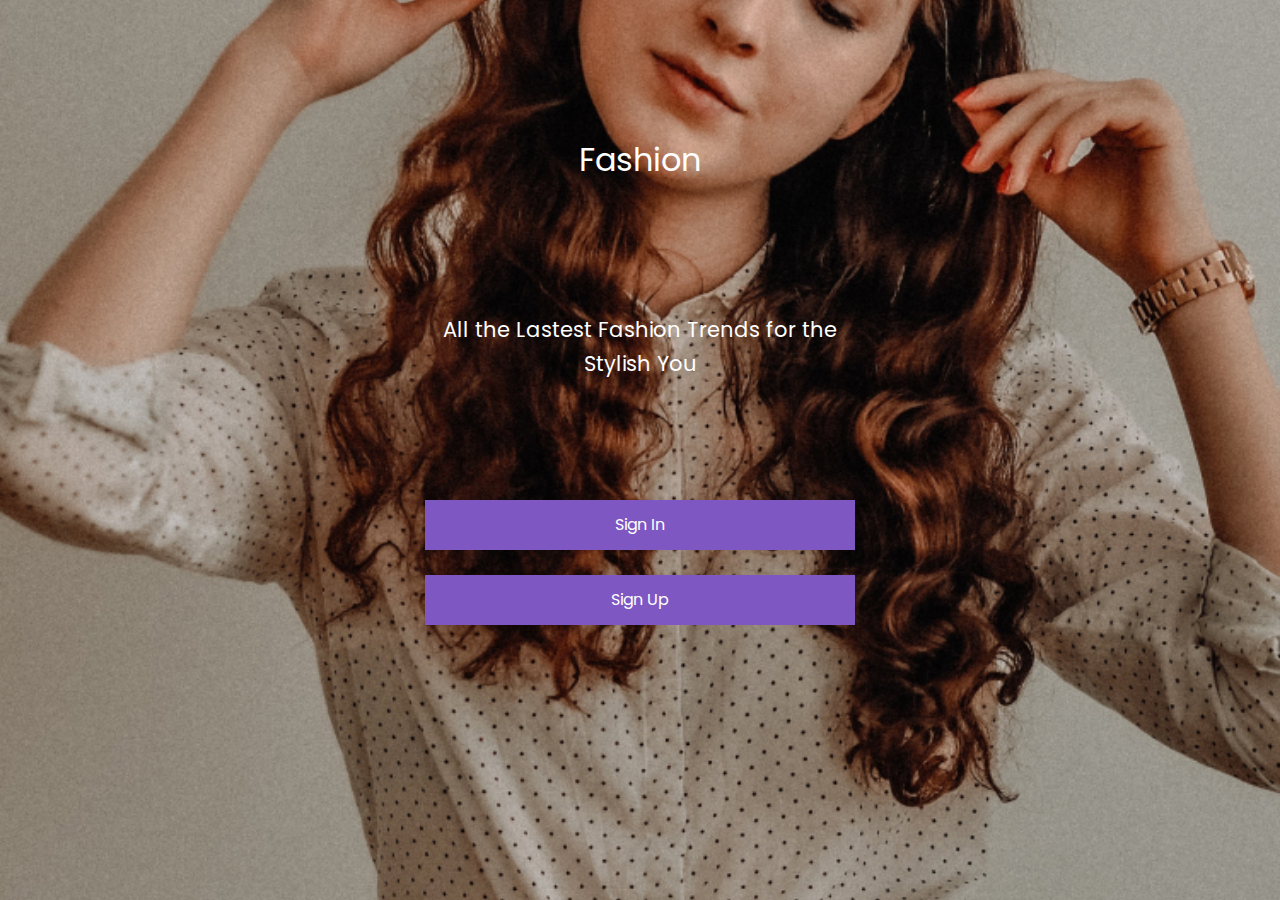
<file: index.html>
<!DOCTYPE html>
<html lang="ko">
<head>
    <meta charset="UTF-8">
    <meta name="viewport" content="width=device-width, initial-scale=1.0">
    <title>Welcome - Fashion App</title>
    <link rel="stylesheet" href="css/all.min.css">
    <link rel="stylesheet" href="https://cdn.jsdelivr.net/npm/swiper@11/swiper-bundle.min.css"/>
    <link rel="stylesheet" href="css/default.css">
    <script src="https://code.jquery.com/jquery-3.7.1.min.js" integrity="sha256-/JqT3SQfawRcv/BIHPThkBvs0OEvtFFmqPF/lYI/Cxo=" crossorigin="anonymous"></script>
    <script src="https://cdn.jsdelivr.net/npm/swiper@11/swiper-bundle.min.js"></script>
    <script src="js/main.js"></script>
</head>
<body class="welcome">
    <div class="container">
        <h1 class="main-tt text-center">Fashion</h1>
        <p>
            All the Lastest Fashion Trends for the Stylish You
        </p>
        <p class="sign_links">
            <a href="sign_in.html" class="btn">Sign In</a>
            <a href="sign_up.html" class="btn">Sign Up</a>
        </p>
    </div>
</body>
</html>
</file>
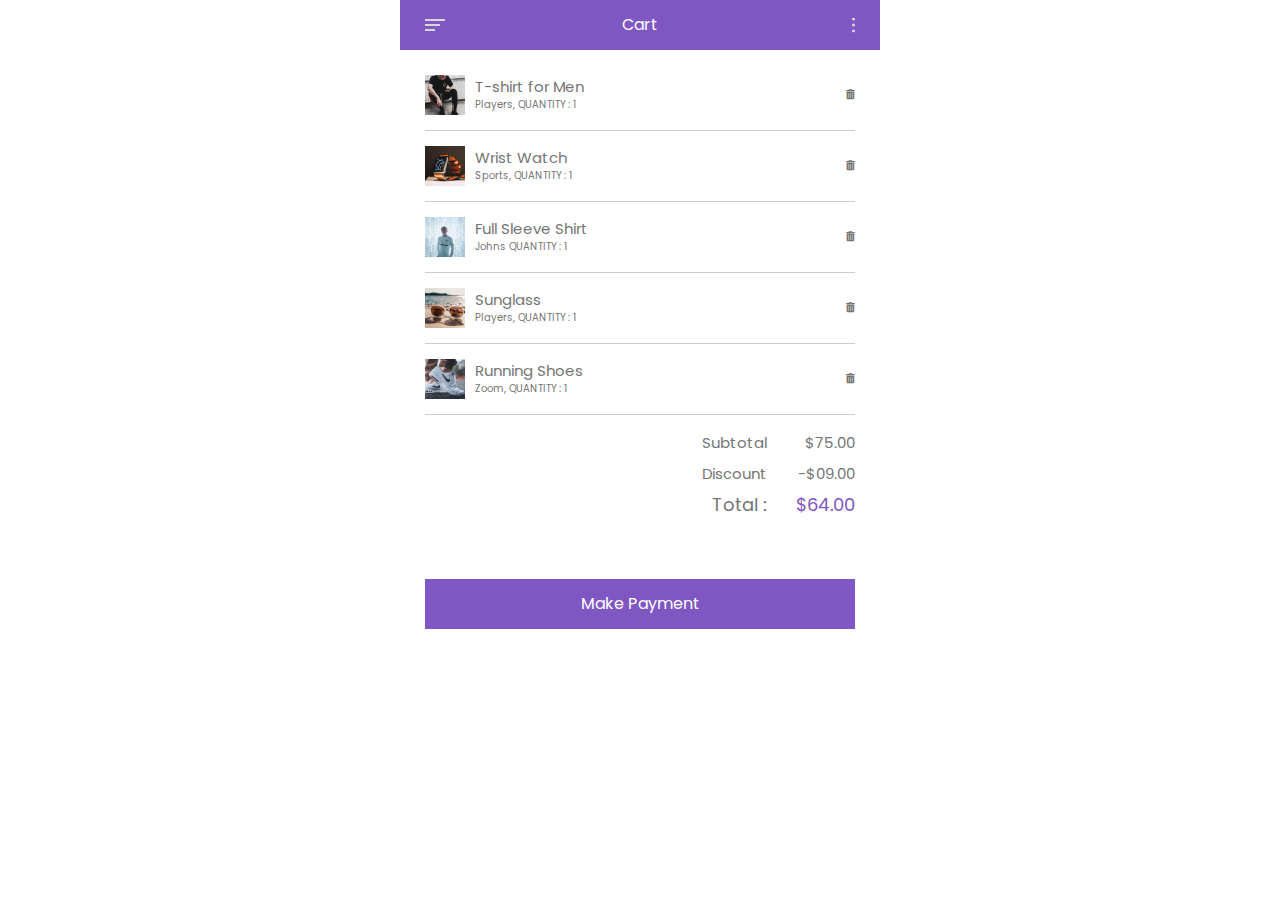
<file: cart.html>
<!DOCTYPE html>
<html lang="ko">
<head>
    <meta charset="UTF-8">
    <meta name="viewport" content="width=device-width, initial-scale=1.0">
    <title>Cart - Fashion App</title>
    <link rel="stylesheet" href="css/all.min.css">
    <link rel="stylesheet" href="https://cdn.jsdelivr.net/npm/swiper@11/swiper-bundle.min.css"/>
    <link rel="stylesheet" href="css/default.css">
    <script src="https://code.jquery.com/jquery-3.7.1.min.js" integrity="sha256-/JqT3SQfawRcv/BIHPThkBvs0OEvtFFmqPF/lYI/Cxo=" crossorigin="anonymous"></script>
    <script src="https://cdn.jsdelivr.net/npm/swiper@11/swiper-bundle.min.js"></script>
    <script src="js/main.js"></script>
</head>
<body>
    <header>
        <img src="images/menu_Icon_left.svg" alt="menu_icon" class="menu_icon_left">
        <h1>Cart</h1>
        <img src="images/menu_Icon_right.svg" alt="menu_icon_right" class="menu_icon_right">
    </header>
    <main>
        <ul class="cart_list">
            <li>
                <img src="images/cart_thumb_01.jpg" alt="T-shirt for Men">
                <div class="cart_list_info">
                    <h3>T-shirt for Men</h3>
                    <p>Players, QUANTITY : 1</p>
                </div>
                <span class="del_icon">
                    <i class="fa-solid fa-trash-can"></i>
                </span>
            </li>
            <li>
                <img src="images/cart_thumb_02.jpg" alt="Wrist Watch">
                <div class="cart_list_info">
                    <h3>Wrist Watch</h3>
                    <p>Sports, QUANTITY : 1</p>
                </div>
                <span class="del_icon">
                    <i class="fa-solid fa-trash-can"></i>
                </span>
            </li>
            <li>
                <img src="images/cart_thumb_03.jpg" alt="Full Sleeve Shirt">
                <div class="cart_list_info">
                    <h3>Full Sleeve Shirt</h3>
                    <p>Johns QUANTITY : 1</p>
                </div>
                <span class="del_icon">
                    <i class="fa-solid fa-trash-can"></i>
                </span>
            </li>
            <li>
                <img src="images/cart_thumb_04.jpg" alt="Sunglass">
                <div class="cart_list_info">
                    <h3>Sunglass</h3>
                    <p>Players, QUANTITY : 1</p>
                </div>
                <span class="del_icon">
                    <i class="fa-solid fa-trash-can"></i>
                </span>
            </li>
            <li>
                <img src="images/cart_thumb_05.jpg" alt="Running Shoes">
                <div class="cart_list_info">
                    <h3>Running Shoes</h3>
                    <p>Zoom, QUANTITY : 1</p>
                </div>
                <span class="del_icon">
                    <i class="fa-solid fa-trash-can"></i>
                </span>
            </li>
        </ul>
        <ul class="cart_price">
            <li>
                <h5>Subtotal</h5>
                <p>$75.00</p>
            </li>
            <li>
                <h5>Discount</h5>
                <p>-$09.00</p>
            </li>
            <li>
                <h5>Total : </h5>
                <p>$64.00</p>
            </li>
        </ul>
        <p class="payment">
            <a href="payment.html" class="btn">Make Payment</a>
        </p>
    </main>
    <aside>
        <div class="user_profile">
            <img src="images/navigation_user_pic.jpg" alt="Eleanor Olson">
            <h2>Eleanor Olson</h2>
        </div>
        <ul class="aside_menu">
            <li><a href="error.html">Proflie</a></li>
            <li><a href="shop.html">Shop</a></li>
            <li><a href="categories.html">Categories</a></li>
            <li><a href="cart.html">Cart</a></li>
            <li><a href="payment.html">Wallet</a></li>
            <li><a href="error.html">Setiings</a></li>
            <li><a href="index.html">Sign Out</a></li>
        </ul>
        <div class="close">
            <i class="fas fa-times-circle"></i>
        </div>
    </aside>
</body>
</html>
</file>
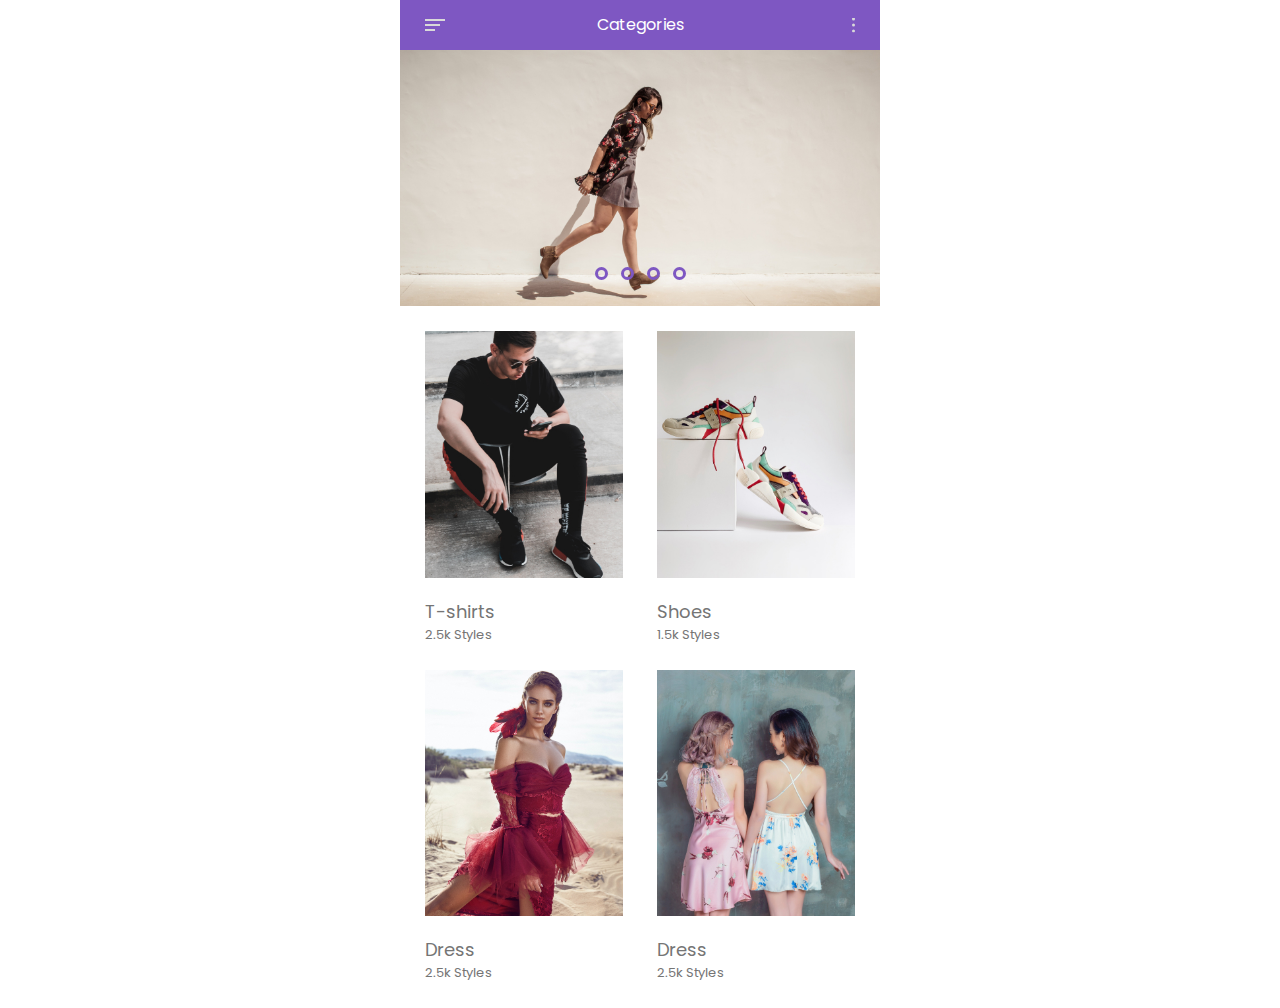
<file: categories.html>
<!DOCTYPE html>
<html lang="ko">
<head>
    <meta charset="UTF-8">
    <meta name="viewport" content="width=device-width, initial-scale=1.0">
    <title>category - Fashion App</title>
    <link rel="stylesheet" href="css/all.min.css">
    <link rel="stylesheet" href="https://cdn.jsdelivr.net/npm/swiper@11/swiper-bundle.min.css"/>
    <link rel="stylesheet" href="css/default.css">
    <script src="https://code.jquery.com/jquery-3.7.1.min.js" integrity="sha256-/JqT3SQfawRcv/BIHPThkBvs0OEvtFFmqPF/lYI/Cxo=" crossorigin="anonymous"></script>
    <script src="https://cdn.jsdelivr.net/npm/swiper@11/swiper-bundle.min.js"></script>
    <script src="js/main.js"></script>
</head>
<body>
    <header>
        <img src="images/menu_Icon_left.svg" alt="menu_icon" class="menu_icon_left">
        <h1>Categories</h1>
        <img src="images/menu_Icon_right.svg" alt="menu_icon_right" class="menu_icon_right">
    </header>
    <div class="category_slider_wrap swiper-container">
        <div class="category_slide swiper-wrapper">
            <img src="images/category_slide_01.jpg" alt="slide 01" class="swiper-slide">
            <img src="images/category_slide_02.jpg" alt="slide 02" class="swiper-slide">
            <img src="images/category_slide_03.jpg" alt="slide 03" class="swiper-slide">
            <img src="images/category_slide_04.jpg" alt="slide 04" class="swiper-slide">
        </div>
        <p class="pager">
            <span>1</span>
            <span class="active">2</span>
            <span>3</span>
            <span>4</span>
        </p>
    </div>
    <ul class="category_list container">
        <li>
            <a href="/detail.html">
                <img src="images/category_product_01.jpg" alt="T-shirts">
                <h3>T-shirts</h3>
                <h4>2.5k Styles</h4>
            </a>
        </li>
        <li>
            <img src="images/category_product_02.jpg" alt="Shoes">
            <h3>Shoes</h3>
            <h4>1.5k Styles</h4>
        </li>
        <li>
            <img src="images/category_product_03.jpg" alt="Dress">
            <h3>Dress</h3>
            <h4>2.5k Styles</h4>
        </li>
        <li>
            <img src="images/category_product_04.jpg" alt="Dress">
            <h3>Dress</h3>
            <h4>2.5k Styles</h4>
        </li>
    </ul>
    <aside>
        <div class="user_profile">
            <img src="images/navigation_user_pic.jpg" alt="Eleanor Olson">
            <h2>Eleanor Olson</h2>
        </div>
        <ul class="aside_menu">
            <li><a href="error.html">Proflie</a></li>
            <li><a href="shop.html">Shop</a></li>
            <li><a href="categories.html">Categories</a></li>
            <li><a href="cart.html">Cart</a></li>
            <li><a href="payment.html">Wallet</a></li>
            <li><a href="error.html">Setiings</a></li>
            <li><a href="index.html">Sign Out</a></li>
        </ul>
        <div class="close">
            <i class="fas fa-times-circle"></i>
        </div>
    </aside>
</body>
</html>
</file>
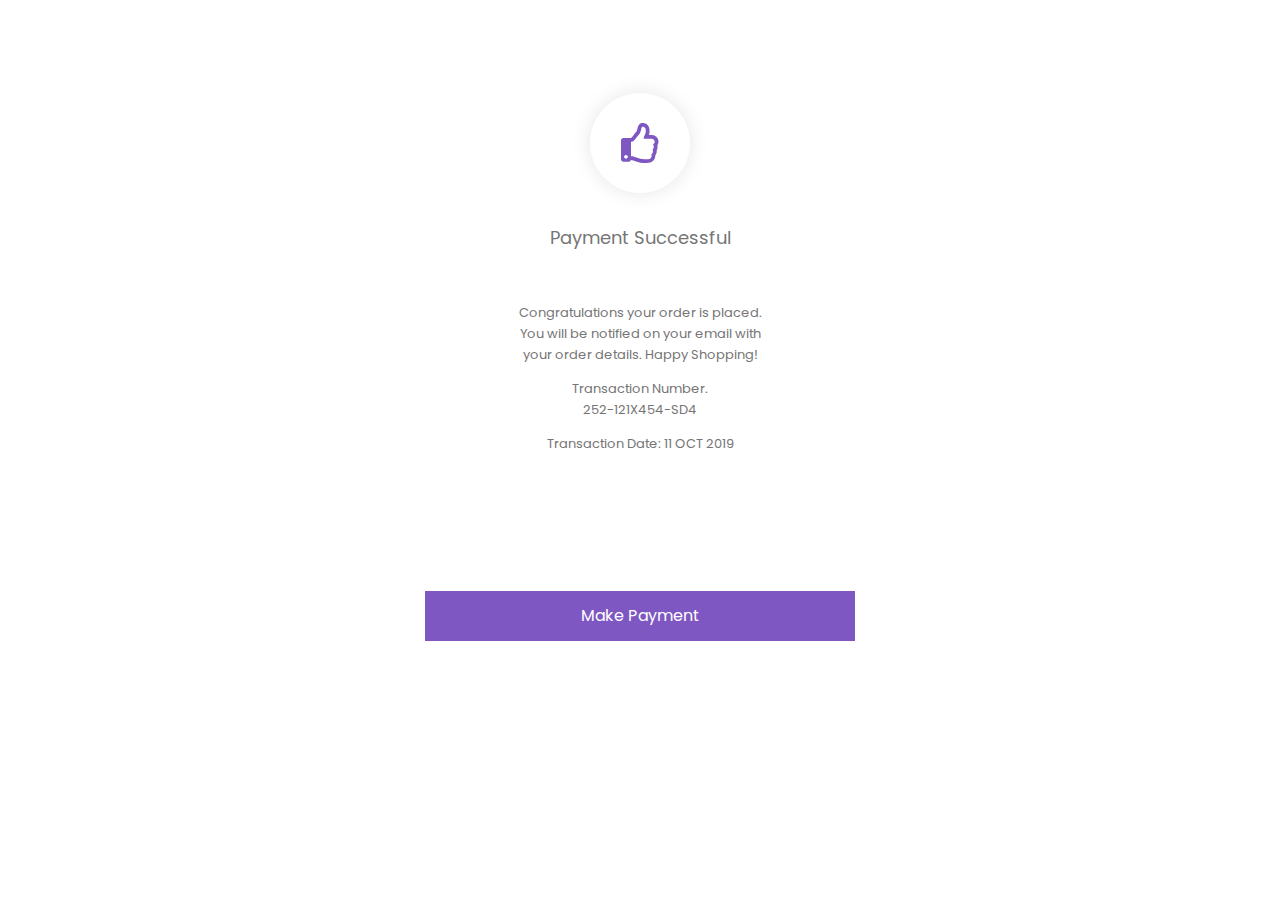
<file: complete.html>
<!DOCTYPE html>
<html lang="ko">
<head>
    <meta charset="UTF-8">
    <meta name="viewport" content="width=device-width, initial-scale=1.0">
    <title>Cart - Fashion App</title>
    <link rel="stylesheet" href="css/all.min.css">
    <link rel="stylesheet" href="https://cdn.jsdelivr.net/npm/swiper@11/swiper-bundle.min.css"/>
    <link rel="stylesheet" href="css/default.css">
    <script src="https://code.jquery.com/jquery-3.7.1.min.js" integrity="sha256-/JqT3SQfawRcv/BIHPThkBvs0OEvtFFmqPF/lYI/Cxo=" crossorigin="anonymous"></script>
    <script src="https://cdn.jsdelivr.net/npm/swiper@11/swiper-bundle.min.js"></script>
    <script src="js/main.js"></script>
</head>
<body>
    <main>
        <div class="complete_wrap">
            <div class="complete_sec_wrap">
                <div class="thumb_circle">
                    <img src="./images/thumb_up.svg" alt="thumb_up">
                </div>
                <div class="complete_title">
                    <h2>
                        Payment Successful
                    </h2>
                </div>
                <div class="complete_text">
                    <p>
                        Congratulations your order is placed.<br>
                        You will be notified on your email with<br>
                        your order details. Happy Shopping!
                    </p>
                    <p>
                        Transaction Number.<br>
                        252-121X454-SD4
                    </p>
                    <p>
                        Transaction Date: 11 OCT 2019
                    </p>
                </div>
            </div>
        </div>
        <p class="payment">
            <a href="shop.html" class="btn">Make Payment</a>
        </p>
    </main>
</body>
</html>
</file>
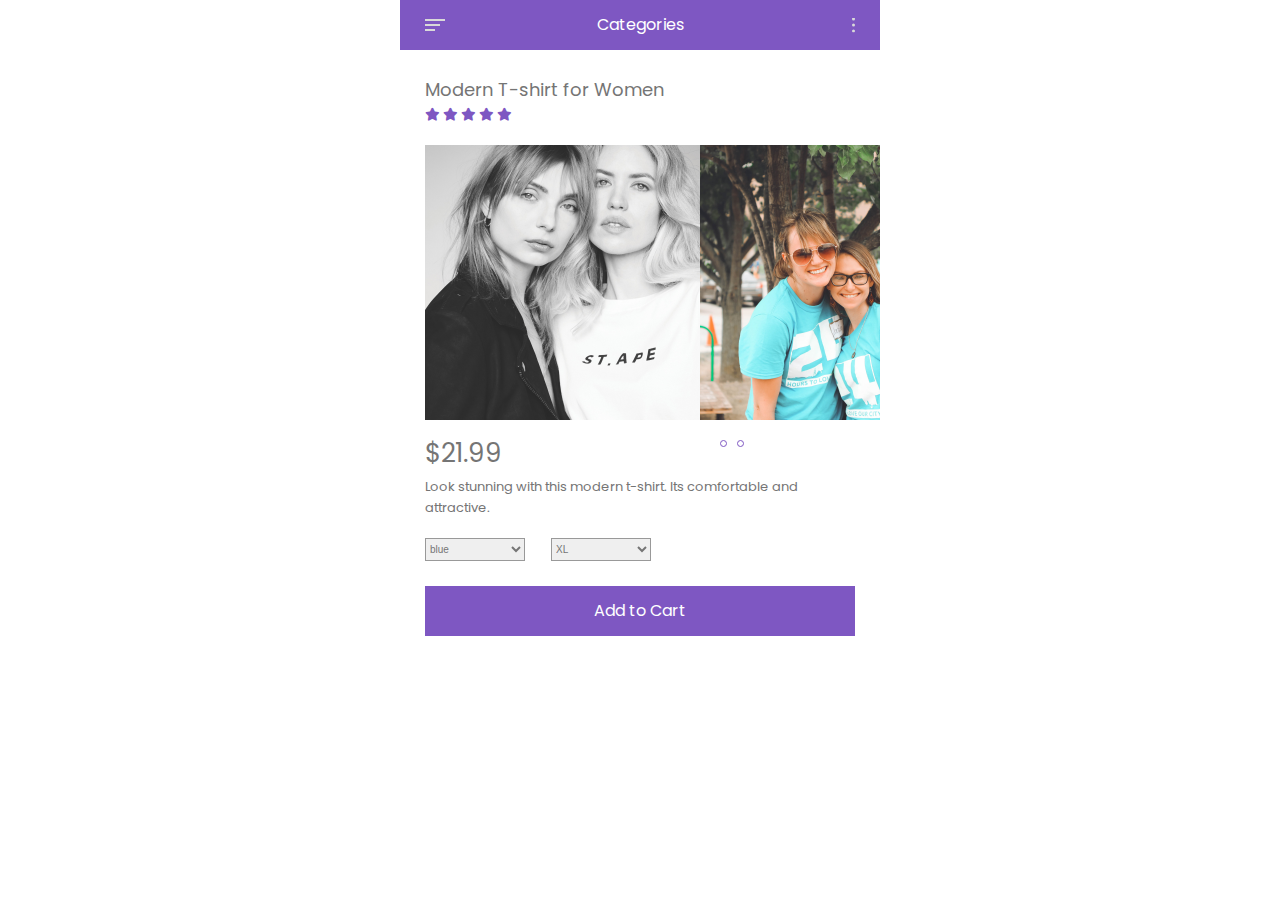
<file: detail.html>
<!DOCTYPE html>
<html lang="ko">
<head>
    <meta charset="UTF-8">
    <meta name="viewport" content="width=device-width, initial-scale=1.0">
    <title>Detail - Fashion App</title>
    <link rel="stylesheet" href="css/all.min.css">
    <link rel="stylesheet" href="https://cdn.jsdelivr.net/npm/swiper@11/swiper-bundle.min.css"/>
    <link rel="stylesheet" href="css/default.css">
    <script src="https://code.jquery.com/jquery-3.7.1.min.js" integrity="sha256-/JqT3SQfawRcv/BIHPThkBvs0OEvtFFmqPF/lYI/Cxo=" crossorigin="anonymous"></script>
    <script src="https://cdn.jsdelivr.net/npm/swiper@11/swiper-bundle.min.js"></script>
    <script src="js/main.js"></script>
</head>
<body>
    <header>
        <img src="images/menu_Icon_left.svg" alt="menu_icon" class="menu_icon_left">
        <h1>Categories</h1>
        <img src="images/menu_Icon_right.svg" alt="menu_icon_right" class="menu_icon_right">
    </header>
    <main>
        <h2>Modern T-shirt for Women</h2>
        <div class="rate">
            <i class="fas fa-star"></i>
            <i class="fas fa-star"></i>
            <i class="fas fa-star"></i>
            <i class="fas fa-star"></i>
            <i class="fas fa-star"></i>
        </div>
        <div class="details_pic_slides_wrapper">
            <div class="details_pic_slides swiper-container">
                <div class="slide swiper-wrapper">
                    <img src="images/product_detail_01.jpg" alt="details image" class="swiper-slide">
                    <img src="images/product_detail_02.jpg" alt="details image" class="swiper-slide">
                </div>
            </div>
            <p class="pager">
                <span>1</span>
                <span class="active">2</span>
            </p>
        </div>
        <div class="details_info">
            <h3>$21.99</h3>
            <p>
                Look stunning with this modern t-shirt. Its comfortable and attractive.
            </p>
            <form action="" method="post">
                <label for="color">Color</label>
                <select name="color" id="color">
                    <option value="blue">blue</option>
                    <option value="red">red</option>
                    <option value="sliver">silver</option>
                </select>
                <label for="size">Size</label>
                <select name="size" id="size">
                    <option value="XL">XL</option>
                    <option value="L">L</option>
                    <option value="M">M</option>
                    <option value="S">S</option>
                    <option value="XS">XS</option>
                </select>
                <!-- <input type="submit" value="Add to Cart" class="btn"> -->
                <a href="/cart.html" class="btn">Add to Cart</a>
            </form>
        </div>
    </main>
    <aside>
        <div class="user_profile">
            <img src="images/navigation_user_pic.jpg" alt="Eleanor Olson">
            <h2>Eleanor Olson</h2>
        </div>
        <ul class="aside_menu">
            <li><a href="error.html">Proflie</a></li>
            <li><a href="shop.html">Shop</a></li>
            <li><a href="categories.html">Categories</a></li>
            <li><a href="cart.html">Cart</a></li>
            <li><a href="payment.html">Wallet</a></li>
            <li><a href="error.html">Setiings</a></li>
            <li><a href="index.html">Sign Out</a></li>
        </ul>
        <div class="close">
            <i class="fas fa-times-circle"></i>
        </div>
    </aside>
</body>
</html>
</file>
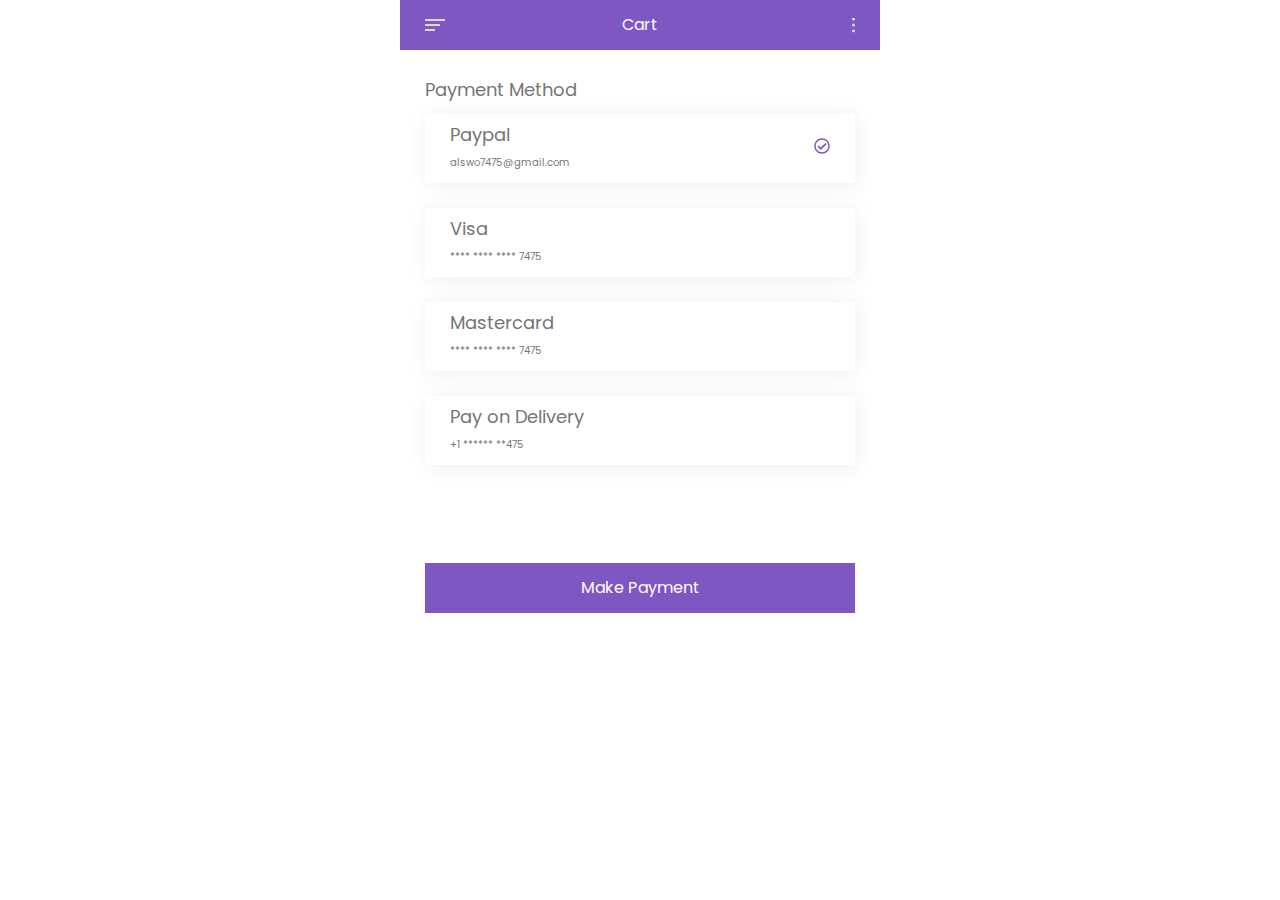
<file: payment.html>
<!DOCTYPE html>
<html lang="ko">
<head>
    <meta charset="UTF-8">
    <meta name="viewport" content="width=device-width, initial-scale=1.0">
    <title>Cart - Fashion App</title>
    <link rel="stylesheet" href="css/all.min.css">
    <link rel="stylesheet" href="https://cdn.jsdelivr.net/npm/swiper@11/swiper-bundle.min.css"/>
    <link rel="stylesheet" href="css/default.css">
    <script src="https://code.jquery.com/jquery-3.7.1.min.js" integrity="sha256-/JqT3SQfawRcv/BIHPThkBvs0OEvtFFmqPF/lYI/Cxo=" crossorigin="anonymous"></script>
    <script src="https://cdn.jsdelivr.net/npm/swiper@11/swiper-bundle.min.js"></script>
    <script src="js/main.js"></script>
</head>
<body>
    <header>
        <img src="images/menu_Icon_left.svg" alt="menu_icon" class="menu_icon_left">
        <h1>Cart</h1>
        <img src="images/menu_Icon_right.svg" alt="menu_icon_right" class="menu_icon_right">
    </header>
    <main>
        <h2 class="pay_method_title">Payment Method</h2>
        <div class="pay_method_wrap">
            <div class="pay_method selected">
                <div class="pay_method_h3">
                    <h3>Paypal</h3>
                    <div class="pay_method_desc">
                        <span class="pay_method_text">
                            alswo7475@gmail.com
                        </span>
                    </div>
                </div>
                <span class="check_circle">
                    <img src="./images/check_circle.svg" alt="check">
                </span>
            </div>
            <div class="pay_method">
                <div class="pay_method_h3">
                    <h3>Visa</h3>
                    <div class="pay_method_desc">
                        <span class="pay_method_text">
                            **** **** **** 7475
                        </span>
                    </div>
                </div>
                <span class="check_circle">
                    <img src="./images/check_circle.svg" alt="check">
                </span>
            </div>
            <div class="pay_method">
                <div class="pay_method_h3">
                    <h3>Mastercard</h3>
                    <div class="pay_method_desc">
                        <span class="pay_method_text">
                            **** **** **** 7475
                        </span>
                    </div>
                </div>
                <span class="check_circle">
                    <img src="./images/check_circle.svg" alt="check">
                </span>
            </div>
            <div class="pay_method">
                <div class="pay_method_h3">
                    <h3>Pay on Delivery</h3>
                    <div class="pay_method_desc">
                        <span class="pay_method_text">
                            +1 ****** **475
                        </span>
                    </div>
                </div>
                <span class="check_circle">
                    <img src="./images/check_circle.svg" alt="check">
                </span>
            </div>
        </div>
        <p class="payment">
            <a href="/complete.html" class="btn">Make Payment</a>
        </p>
    </main>
    <aside>
        <div class="user_profile">
            <img src="images/navigation_user_pic.jpg" alt="Eleanor Olson">
            <h2>Eleanor Olson</h2>
        </div>
        <ul class="aside_menu">
            <li><a href="error.html">Proflie</a></li>
            <li><a href="shop.html">Shop</a></li>
            <li><a href="categories.html">Categories</a></li>
            <li><a href="cart.html">Cart</a></li>
            <li><a href="payment.html">Wallet</a></li>
            <li><a href="error.html">Setiings</a></li>
            <li><a href="index.html">Sign Out</a></li>
        </ul>
        <div class="close">
            <i class="fas fa-times-circle"></i>
        </div>
    </aside>
</body>
</html>
</file>
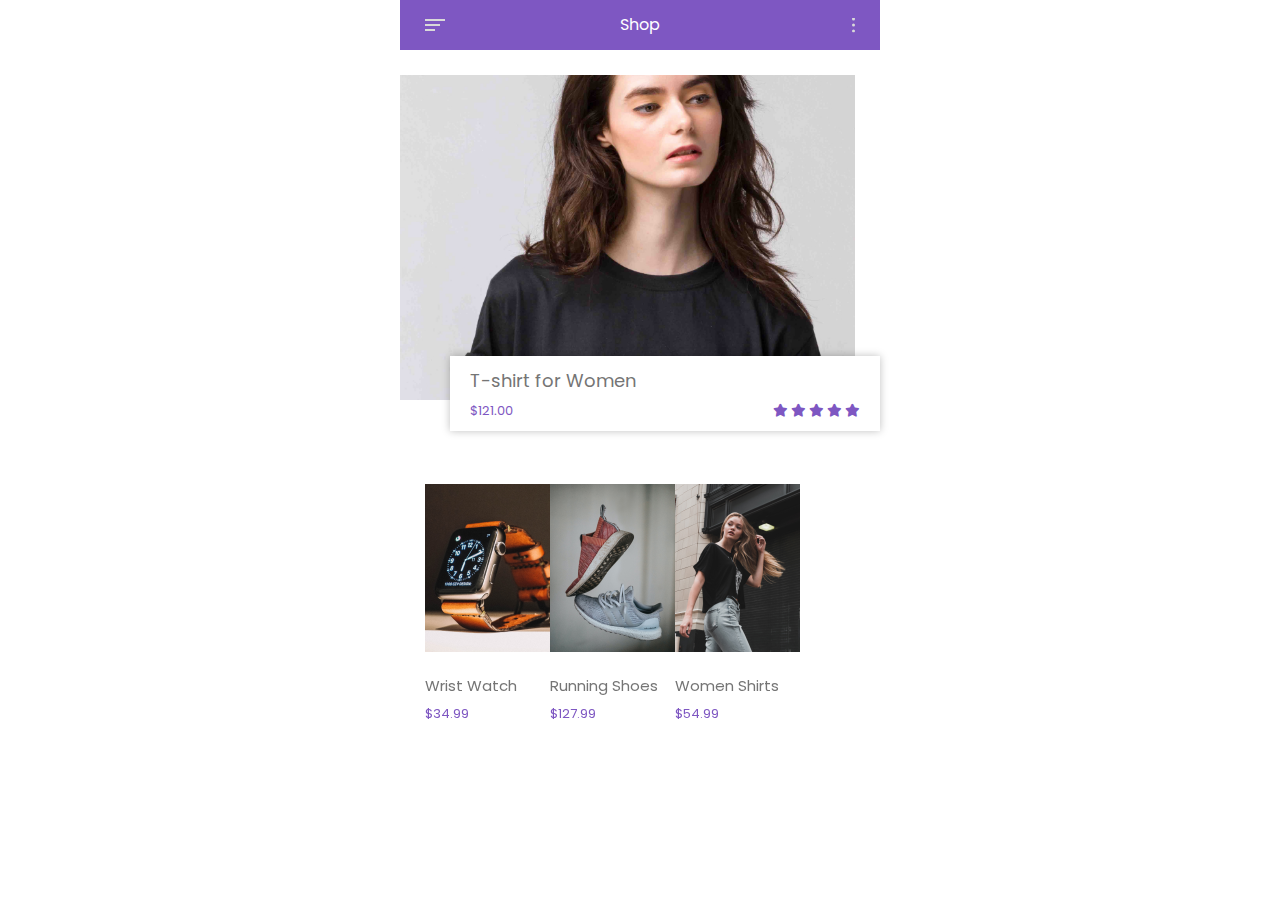
<file: shop.html>
<!DOCTYPE html>
<html lang="ko">
<head>
    <meta charset="UTF-8">
    <meta name="viewport" content="width=device-width, initial-scale=1.0">
    <title>shop - Fashion App</title>
    <link rel="stylesheet" href="css/all.min.css">
    <link rel="stylesheet" href="https://cdn.jsdelivr.net/npm/swiper@11/swiper-bundle.min.css"/>
    <link rel="stylesheet" href="css/default.css">
    <script src="https://code.jquery.com/jquery-3.7.1.min.js" integrity="sha256-/JqT3SQfawRcv/BIHPThkBvs0OEvtFFmqPF/lYI/Cxo=" crossorigin="anonymous"></script>
    <script src="https://cdn.jsdelivr.net/npm/swiper@11/swiper-bundle.min.js"></script>
    <script src="js/main.js"></script>
</head>
<body>
    <header>
        <img src="images/menu_Icon_left.svg" alt="menu_icon" class="menu_icon_left">
        <h1>Shop</h1>
        <img src="images/menu_Icon_right.svg" alt="menu_icon_right" class="menu_icon_right">
    </header>
    <div class="top_product">
        <img src="images/top_product_img.jpg" alt="top product" class="top_product_img">
        <div class="info">
            <h2>T-shirt for Women</h2>
            <div class="desc">
                <span class="price">$121.00</span>
                <div class="rate">
                    <i class="fas fa-star"></i>
                    <i class="fas fa-star"></i>
                    <i class="fas fa-star"></i>
                    <i class="fas fa-star"></i>
                    <i class="fas fa-star"></i>
                </div>
            </div>
        </div>
    </div>
    <div class="shop_products swiper-container">
        <ul class="product_list swiper-wrapper">
            <li class="swiper-slide">
                <img src="images/shop_list_01_watch.jpg" alt="Wrist Watch">
                <h3>Wrist Watch</h3>
                <h4>$34.99</h4>
            </li>
            <li class="swiper-slide">
                <img src="images/shop_list_02_shoes.jpg" alt="Running Shoes">
                <h3>Running Shoes</h3>
                <h4>$127.99</h4>
            </li>
            <li class="swiper-slide">
                <img src="images/shop_list_03_shirts.jpg" alt="Wrmen Shirts">
                <h3>Women Shirts</h3>
                <h4>$54.99</h4>
            </li>
        </ul>
    </div>
    <aside>
        <div class="user_profile">
            <img src="images/navigation_user_pic.jpg" alt="Eleanor Olson">
            <h2>Eleanor Olson</h2>
        </div>
        <ul class="aside_menu">
            <li><a href="error.html">Proflie</a></li>
            <li><a href="shop.html">Shop</a></li>
            <li><a href="categories.html">Categories</a></li>
            <li><a href="cart.html">Cart</a></li>
            <li><a href="payment.html">Wallet</a></li>
            <li><a href="error.html">Setiings</a></li>
            <li><a href="index.html">Sign Out</a></li>
        </ul>
        <div class="close">
            <i class="fas fa-times-circle"></i>
        </div>
    </aside>
</body>
</html>
</file>
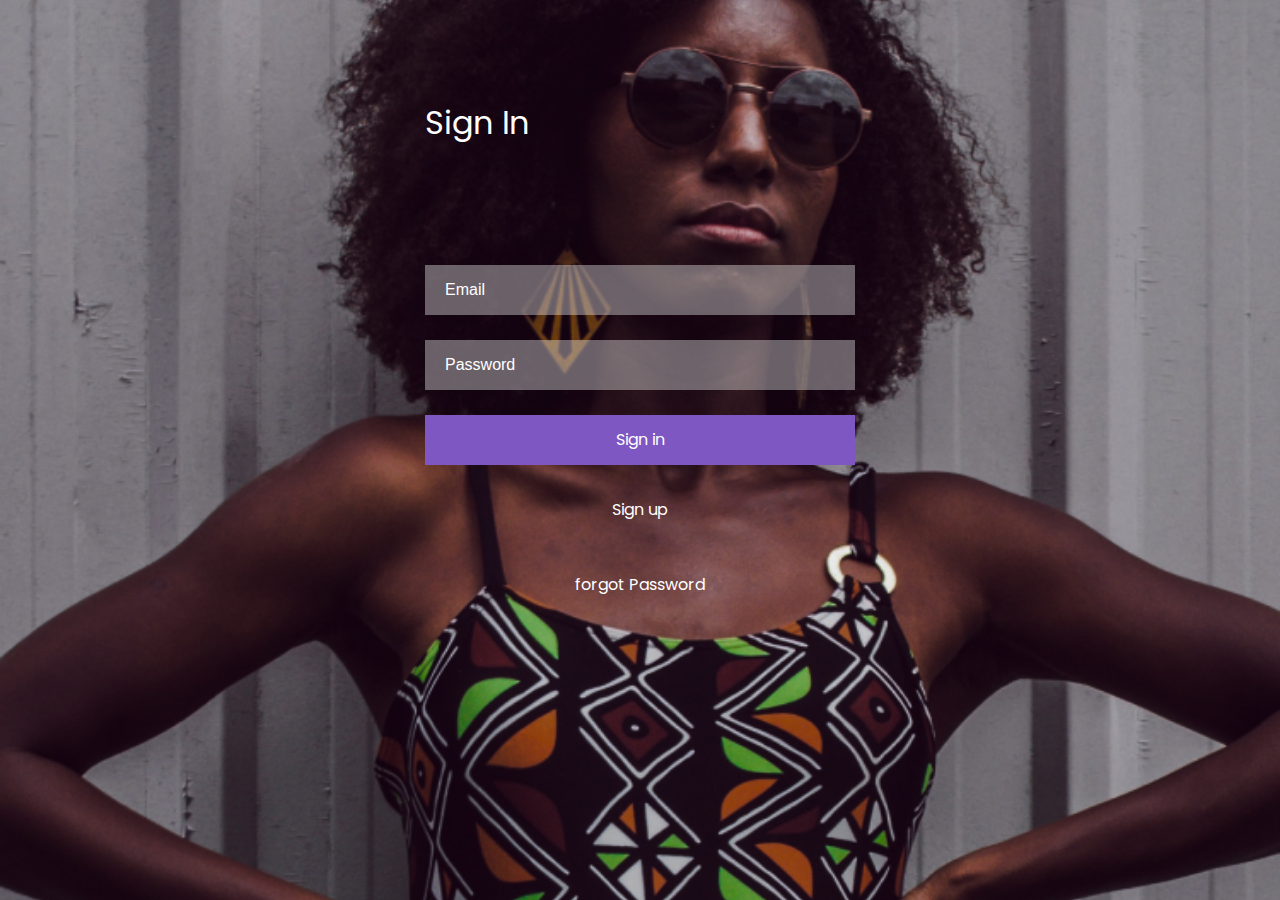
<file: sign_in.html>
<!DOCTYPE html>
<html lang="ko">
<head>
    <meta charset="UTF-8">
    <meta name="viewport" content="width=device-width, initial-scale=1.0">
    <title>Sign in - Fashion App</title>
    <link rel="stylesheet" href="css/all.min.css">
    <link rel="stylesheet" href="https://cdn.jsdelivr.net/npm/swiper@11/swiper-bundle.min.css"/>
    <link rel="stylesheet" href="css/default.css">
    <script src="https://code.jquery.com/jquery-3.7.1.min.js" integrity="sha256-/JqT3SQfawRcv/BIHPThkBvs0OEvtFFmqPF/lYI/Cxo=" crossorigin="anonymous"></script>
    <script src="https://cdn.jsdelivr.net/npm/swiper@11/swiper-bundle.min.js"></script>
    <script src="js/main.js"></script>
</head>
<body class="sign_in">
    <div class="container">
        <h1 class="main-tt text-left">Sign In</h1>
        <form action="#" method="post">
            <p>
                <label for="user_email">Email</label>
                <input type="text" id="user_email" placeholder="Email">
            </p>
            <p>
                <label for="user_pw">Password</label>
                <input type="password" id="user_pw" placeholder="Password">
            </p>
            <p>
                <!-- <input type="submit" value="Sign in" class="btn"> -->
                <a href="shop.html" class="btn">Sign in</a>
            </p>
        </form>
        <p class="signin_links">
            <a href="sign_in.html">Sign up</a>
            <a href="reset_pw.html">forgot Password</a>
        </p>
    </div>
</body>
</html>
</file>
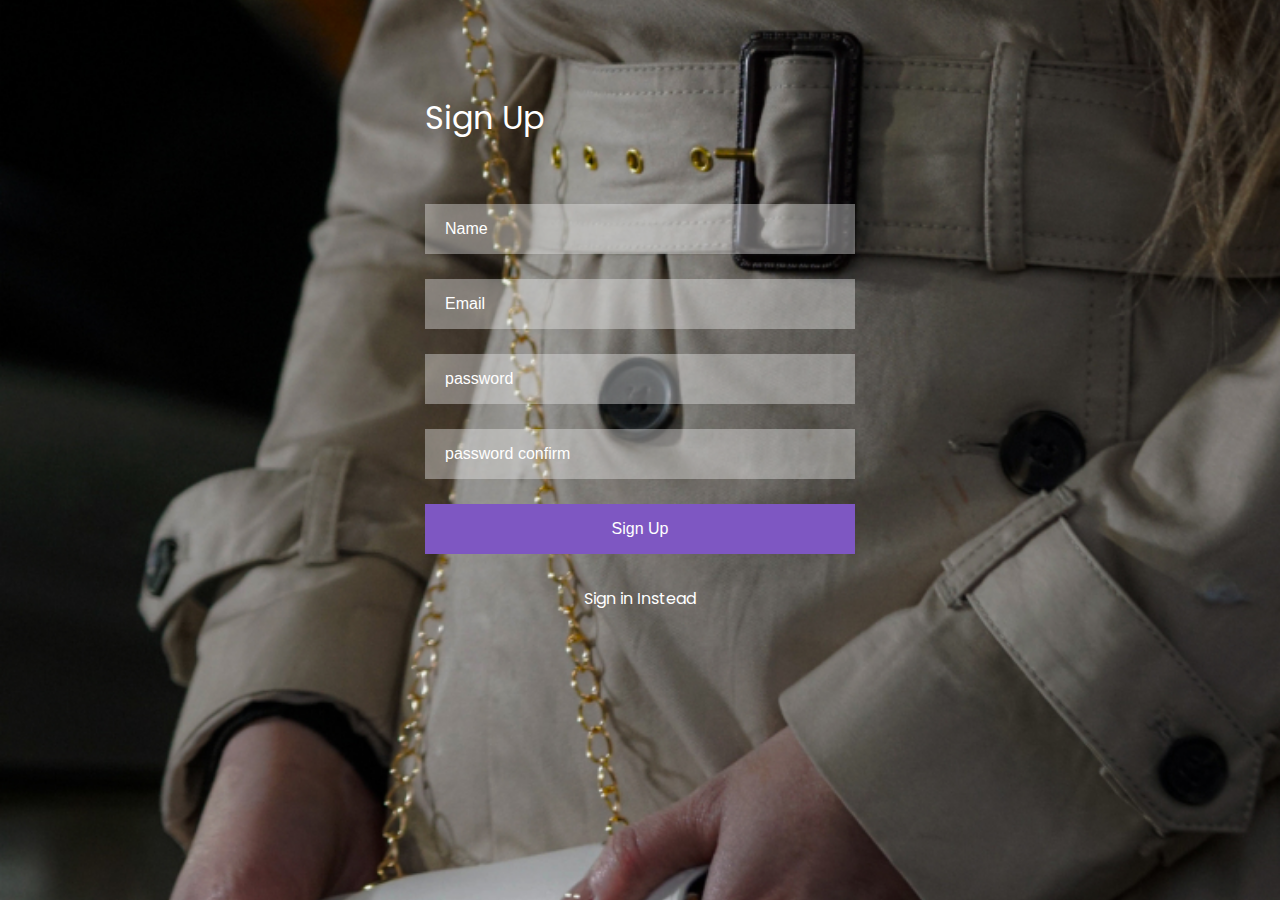
<file: sign_up.html>
<!DOCTYPE html>
<html lang="ko">
<head>
    <meta charset="UTF-8">
    <meta name="viewport" content="width=device-width, initial-scale=1.0">
    <title>Sign Up - Fashion App</title>
    <link rel="stylesheet" href="css/all.min.css">
    <link rel="stylesheet" href="https://cdn.jsdelivr.net/npm/swiper@11/swiper-bundle.min.css"/>
    <link rel="stylesheet" href="css/default.css">
    <script src="https://code.jquery.com/jquery-3.7.1.min.js" integrity="sha256-/JqT3SQfawRcv/BIHPThkBvs0OEvtFFmqPF/lYI/Cxo=" crossorigin="anonymous"></script>
    <script src="https://cdn.jsdelivr.net/npm/swiper@11/swiper-bundle.min.js"></script>
    <script src="js/main.js"></script>
</head>
<body class="sign_up">
    <div class="container">
        <h1 class="main-tt text-left">Sign Up</h1>
        <form action="#" method="post">
            <p>
                <label for="user_name">Name</label>
                <input type="text" id="user_name" placeholder="Name">
            </p>
            <p>
                <label for="user_email">Email</label>
                <input type="email" id="user_email" placeholder="Email">
            </p>
            <p>
                <label for="user_pw">Password</label>
                <input type="password" id="user_pw" placeholder="password">
            </p>
            <p>
                <label for="user_pwcf">Password confirm</label>
                <input type="password" id="user_pwcf" placeholder="password confirm">
            </p>
            <p>
                <input type="submit" value="Sign Up" class="btn">
            </p>
        </form>
        <p class="signin_links">
            <a href="sign_in.html">Sign in Instead</a>
        </p>
    </div>
</body>
</html>
</file>
<file: css/default.css>
@import url('reset.css');
@import url('common.css');
</file>
